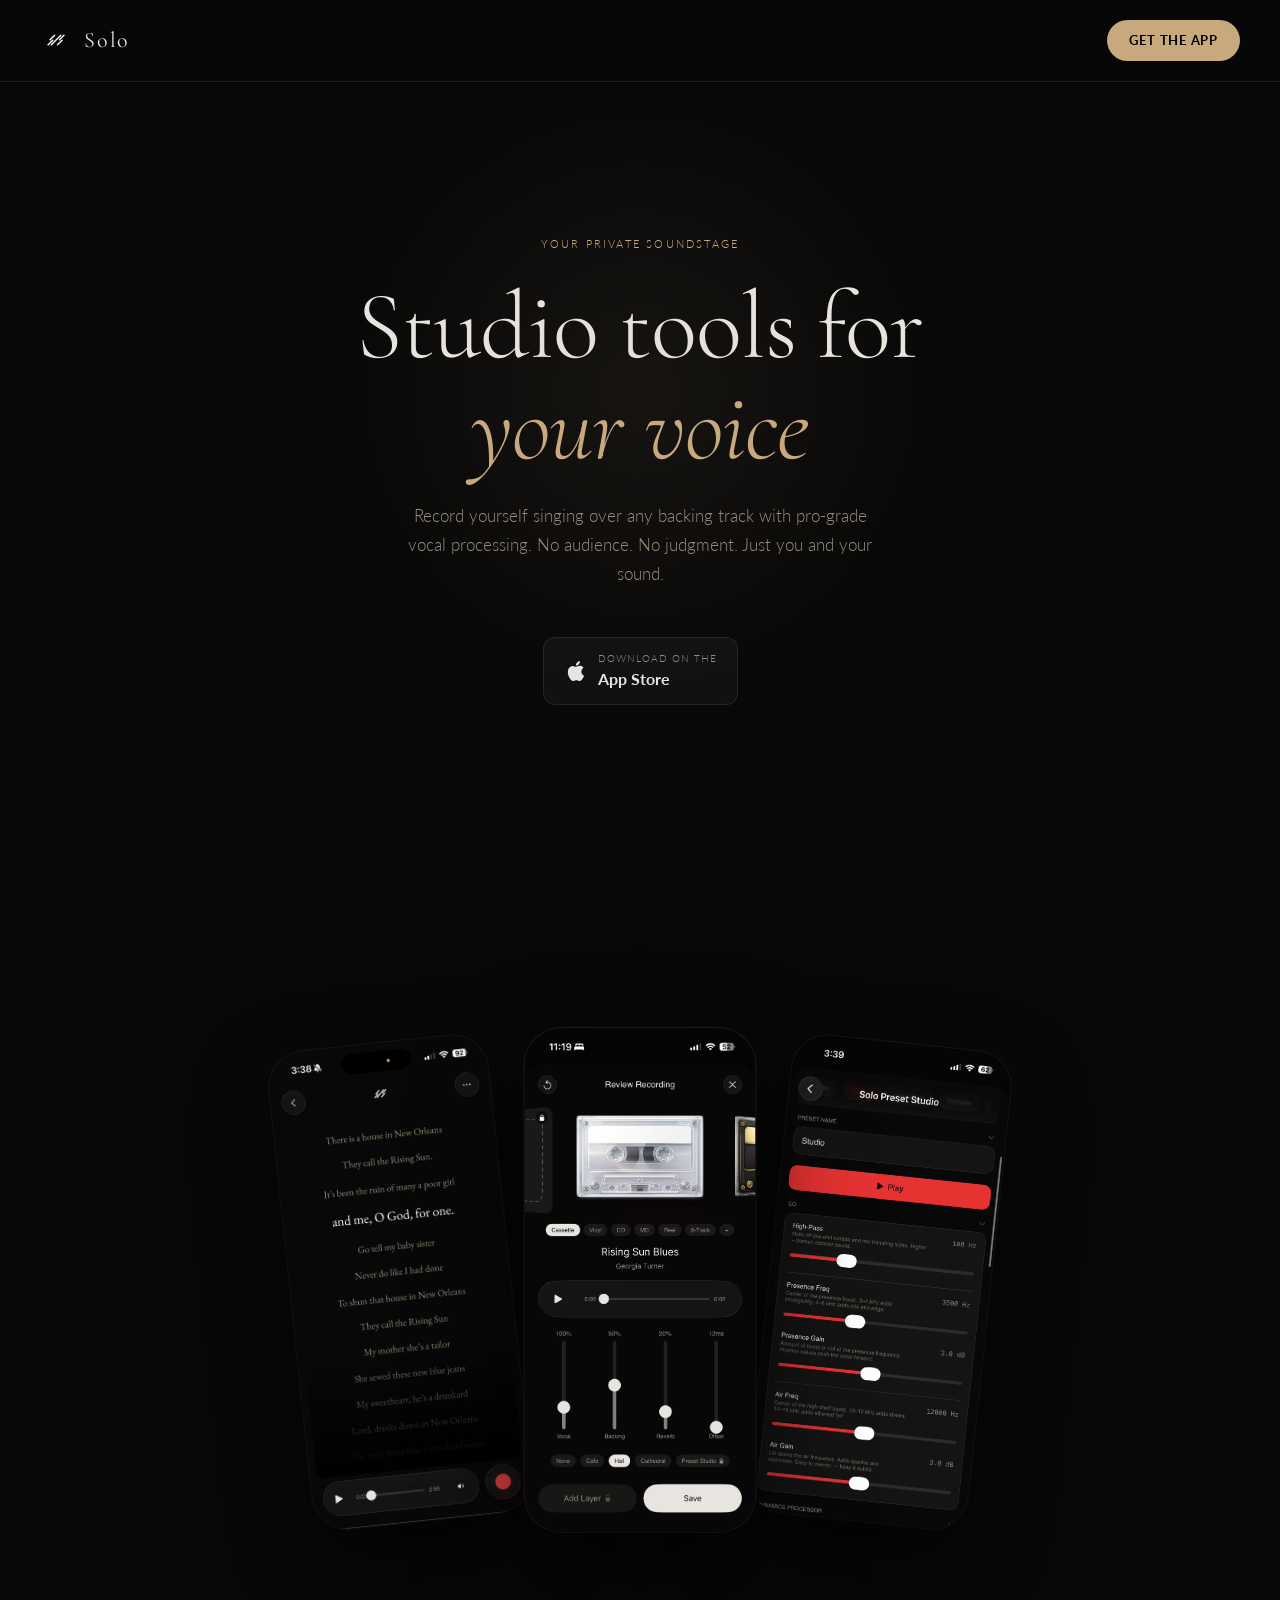
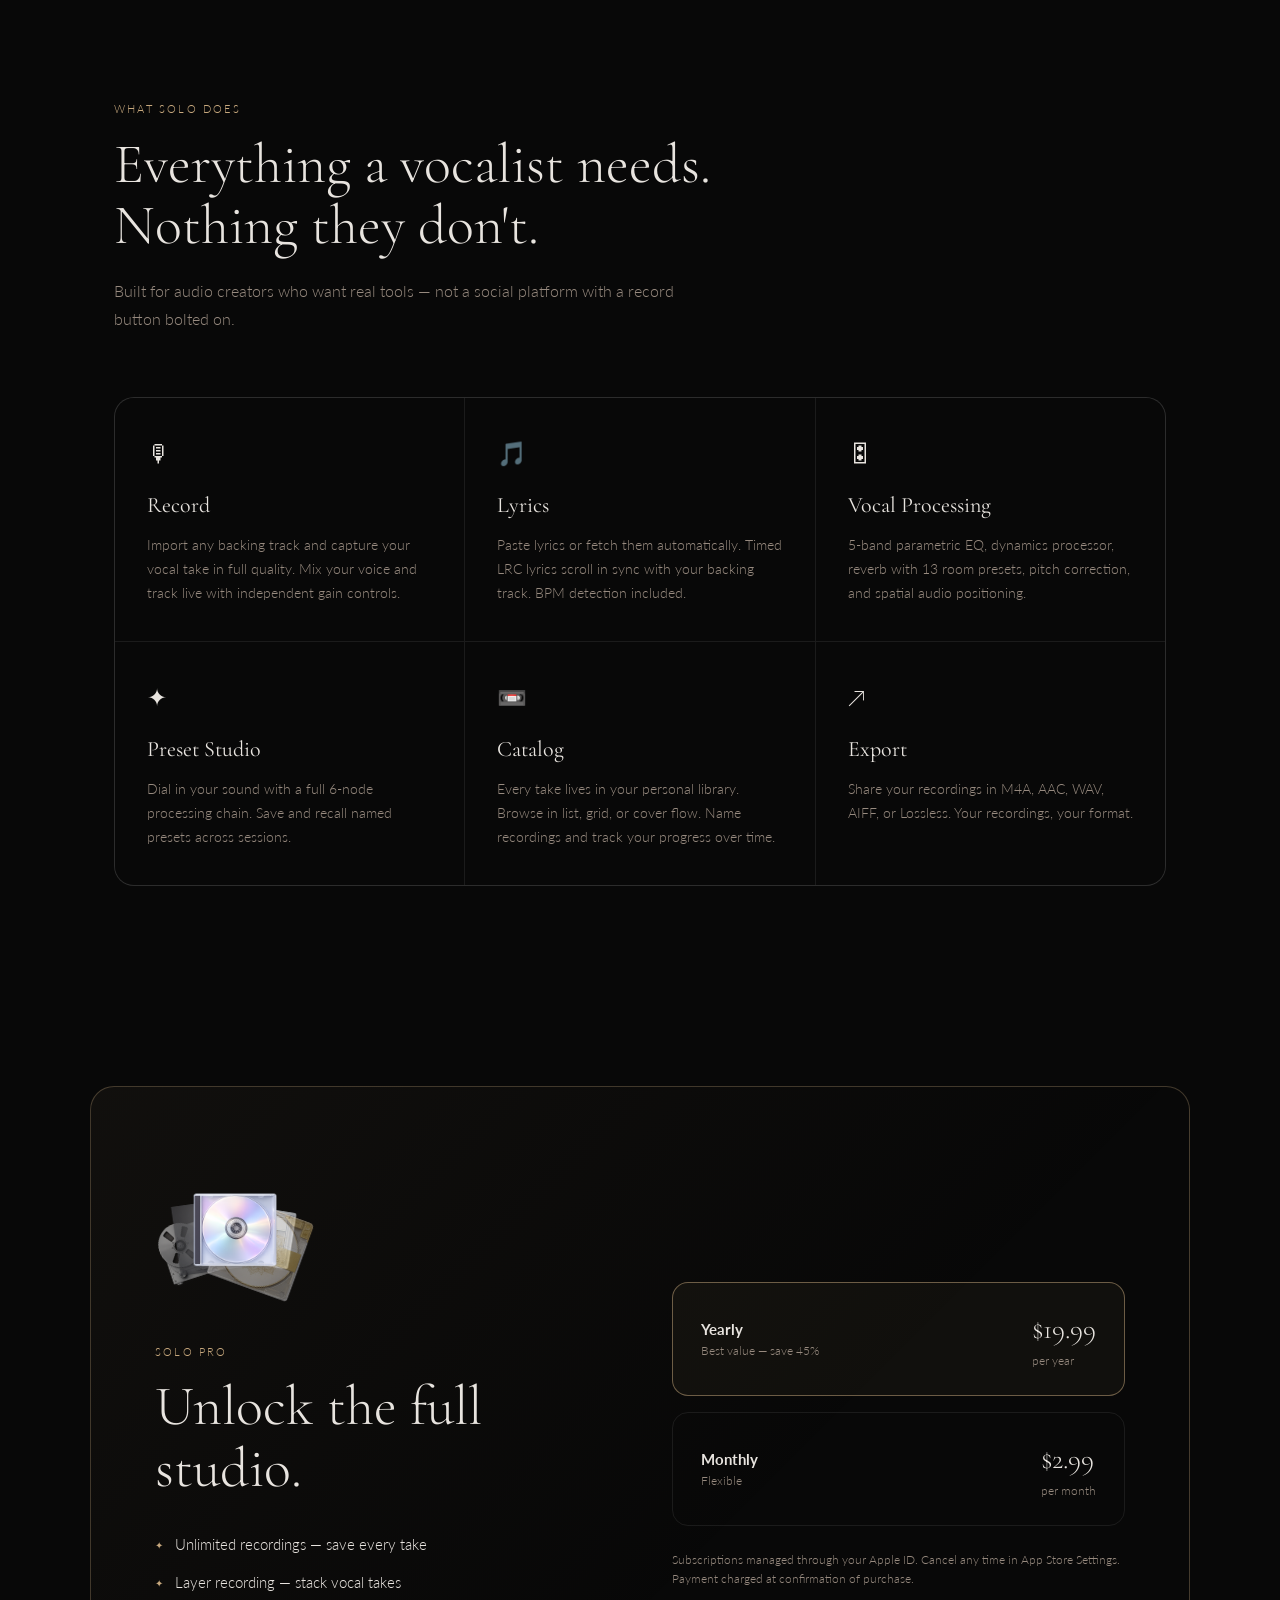
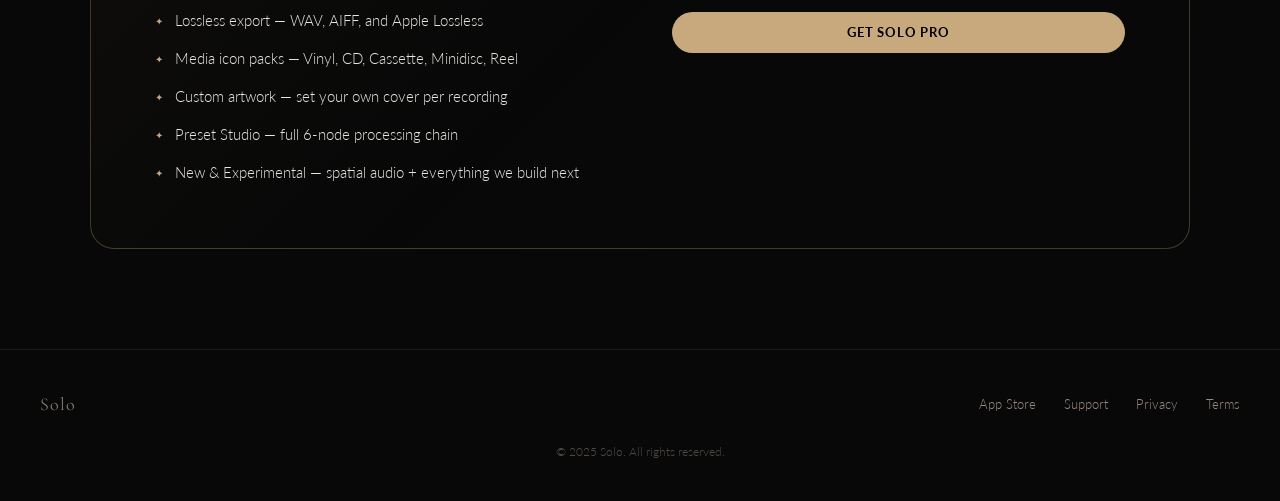
<file: index.html>
<!DOCTYPE html>
<html lang="en">
<head>
  <meta charset="UTF-8" />
  <meta name="viewport" content="width=device-width, initial-scale=1.0" />
  <title>Solo — Your Private Soundstage</title>
  <meta name="description" content="A private vocal studio for audio creators. Record yourself singing over any backing track with pro-grade EQ, reverb, spatial audio, and more." />
  <link rel="icon" href="s.svg" type="image/svg+xml" />
  <link rel="stylesheet" href="style.css" />
</head>
<body>

  <!-- NAV -->
  <nav>
    <div class="nav-brand">
      <img class="nav-logo" src="s-mark.svg" alt="Solo mark" />
      <span class="nav-wordmark">Solo</span>
    </div>
    <a href="#" class="btn btn-amber">Get the App</a>
  </nav>

  <!-- HERO -->
  <section class="hero">
    <p class="hero-eyebrow">Your private soundstage</p>
    <h1 class="hero-headline">Studio tools for<br><em>your voice</em></h1>
    <p class="hero-sub">Record yourself singing over any backing track with pro-grade vocal processing. No audience. No judgment. Just you and your sound.</p>
    <div class="hero-cta">
      <a href="#" class="appstore-badge">
        <svg width="24" height="24" viewBox="0 0 24 24" fill="none" xmlns="http://www.w3.org/2000/svg">
          <path d="M18.71 19.5C17.88 20.74 17 21.95 15.66 21.97C14.32 22 13.89 21.18 12.37 21.18C10.84 21.18 10.37 21.95 9.1 22C7.78 22.05 6.8 20.68 5.96 19.47C4.25 17 2.94 12.45 4.7 9.39C5.57 7.87 7.13 6.91 8.82 6.88C10.1 6.86 11.32 7.75 12.11 7.75C12.89 7.75 14.37 6.68 15.92 6.84C16.57 6.87 18.39 7.1 19.56 8.82C19.47 8.88 17.39 10.1 17.41 12.63C17.44 15.65 20.06 16.66 20.09 16.67C20.06 16.74 19.67 18.11 18.71 19.5ZM13 3.5C13.73 2.67 14.94 2.04 15.94 2C16.07 3.17 15.6 4.35 14.9 5.19C14.21 6.04 13.07 6.7 11.95 6.61C11.8 5.46 12.36 4.26 13 3.5Z" fill="#E8E4DF"/>
        </svg>
        <div class="appstore-badge-text">
          <div class="eyebrow">Download on the</div>
          <div class="store">App Store</div>
        </div>
      </a>
    </div>
  </section>

  <!-- SCREENSHOTS -->
  <div class="screenshots-section">
    <div class="screenshots-row">
      <div class="phone-wrap phone-left">
        <img src="record.jpg" alt="Record screen" class="phone-screen" />
      </div>
      <div class="phone-wrap phone-center">
        <img src="mix.jpg" alt="Mix screen" class="phone-screen" />
      </div>
      <div class="phone-wrap phone-right">
        <img src="presetstudio.jpeg" alt="Preset Studio screen" class="phone-screen" />
      </div>
    </div>
  </div>

  <!-- FEATURES -->
  <section>
    <p class="section-label">What Solo does</p>
    <h2 class="section-title">Everything a vocalist needs.<br>Nothing they don't.</h2>
    <p class="section-body">Built for audio creators who want real tools — not a social platform with a record button bolted on.</p>

    <div class="feature-grid">
      <div class="feature-card">
        <span class="feature-icon">🎙</span>
        <h3 class="feature-title">Record</h3>
        <p class="feature-desc">Import any backing track and capture your vocal take in full quality. Mix your voice and track live with independent gain controls.</p>
      </div>
      <div class="feature-card">
        <span class="feature-icon">🎵</span>
        <h3 class="feature-title">Lyrics</h3>
        <p class="feature-desc">Paste lyrics or fetch them automatically. Timed LRC lyrics scroll in sync with your backing track. BPM detection included.</p>
      </div>
      <div class="feature-card">
        <span class="feature-icon">🎛</span>
        <h3 class="feature-title">Vocal Processing</h3>
        <p class="feature-desc">5-band parametric EQ, dynamics processor, reverb with 13 room presets, pitch correction, and spatial audio positioning.</p>
      </div>
      <div class="feature-card">
        <span class="feature-icon">✦</span>
        <h3 class="feature-title">Preset Studio</h3>
        <p class="feature-desc">Dial in your sound with a full 6-node processing chain. Save and recall named presets across sessions.</p>
      </div>
      <div class="feature-card">
        <span class="feature-icon">📼</span>
        <h3 class="feature-title">Catalog</h3>
        <p class="feature-desc">Every take lives in your personal library. Browse in list, grid, or cover flow. Name recordings and track your progress over time.</p>
      </div>
      <div class="feature-card">
        <span class="feature-icon">↗</span>
        <h3 class="feature-title">Export</h3>
        <p class="feature-desc">Share your recordings in M4A, AAC, WAV, AIFF, or Lossless. Your recordings, your format.</p>
      </div>
    </div>
  </section>

  <!-- PRO -->
  <div class="pro-section">
    <div class="pro-inner">
      <div>
        <div class="icon-pile">
          <img src="reel.png"     alt="Reel to reel" class="pile-icon pile-1" />
          <img src="vinyl.png"    alt="Vinyl"         class="pile-icon pile-2" />
          <img src="cd.png"       alt="CD"            class="pile-icon pile-3" />
          <img src="cassette.png" alt="Cassette"      class="pile-icon pile-4" />
          <img src="minidisc.png" alt="Minidisc"      class="pile-icon pile-5" />
        </div>
        <p class="section-label" style="margin-top:32px;">Solo Pro</p>
        <h2 class="section-title">Unlock the full studio.</h2>
        <ul class="pro-features">
          <li>Unlimited recordings — save every take</li>
          <li>Layer recording — stack vocal takes</li>
          <li>Lossless export — WAV, AIFF, and Apple Lossless</li>
          <li>Media icon packs — Vinyl, CD, Cassette, Minidisc, Reel</li>
          <li>Custom artwork — set your own cover per recording</li>
          <li>Preset Studio — full 6-node processing chain</li>
          <li>New &amp; Experimental — spatial audio + everything we build next</li>
        </ul>
      </div>
      <div>
        <div class="pro-pricing">
          <div class="price-card featured">
            <div>
              <div class="price-label">Yearly</div>
              <div class="price-period">Best value — save 45%</div>
            </div>
            <div>
              <div class="price-value">$19.99</div>
              <div class="price-period">per year</div>
            </div>
          </div>
          <div class="price-card">
            <div>
              <div class="price-label">Monthly</div>
              <div class="price-period">Flexible</div>
            </div>
            <div>
              <div class="price-value">$2.99</div>
              <div class="price-period">per month</div>
            </div>
          </div>
          <p class="pro-note">Subscriptions managed through your Apple ID. Cancel any time in App Store Settings. Payment charged at confirmation of purchase.</p>
          <a href="#" class="btn btn-amber" style="width:100%;text-align:center;margin-top:8px;">Get Solo Pro</a>
        </div>
      </div>
    </div>
  </div>

  <!-- FOOTER -->
  <footer>
    <div class="footer-brand">Solo</div>
    <div class="footer-links">
      <a href="#">App Store</a>
      <a href="support.html">Support</a>
      <a href="privacy.html">Privacy</a>
      <a href="terms.html">Terms</a>
    </div>
    <div class="footer-copy">© 2025 Solo. All rights reserved.</div>
  </footer>

</body>
</html>
</file>
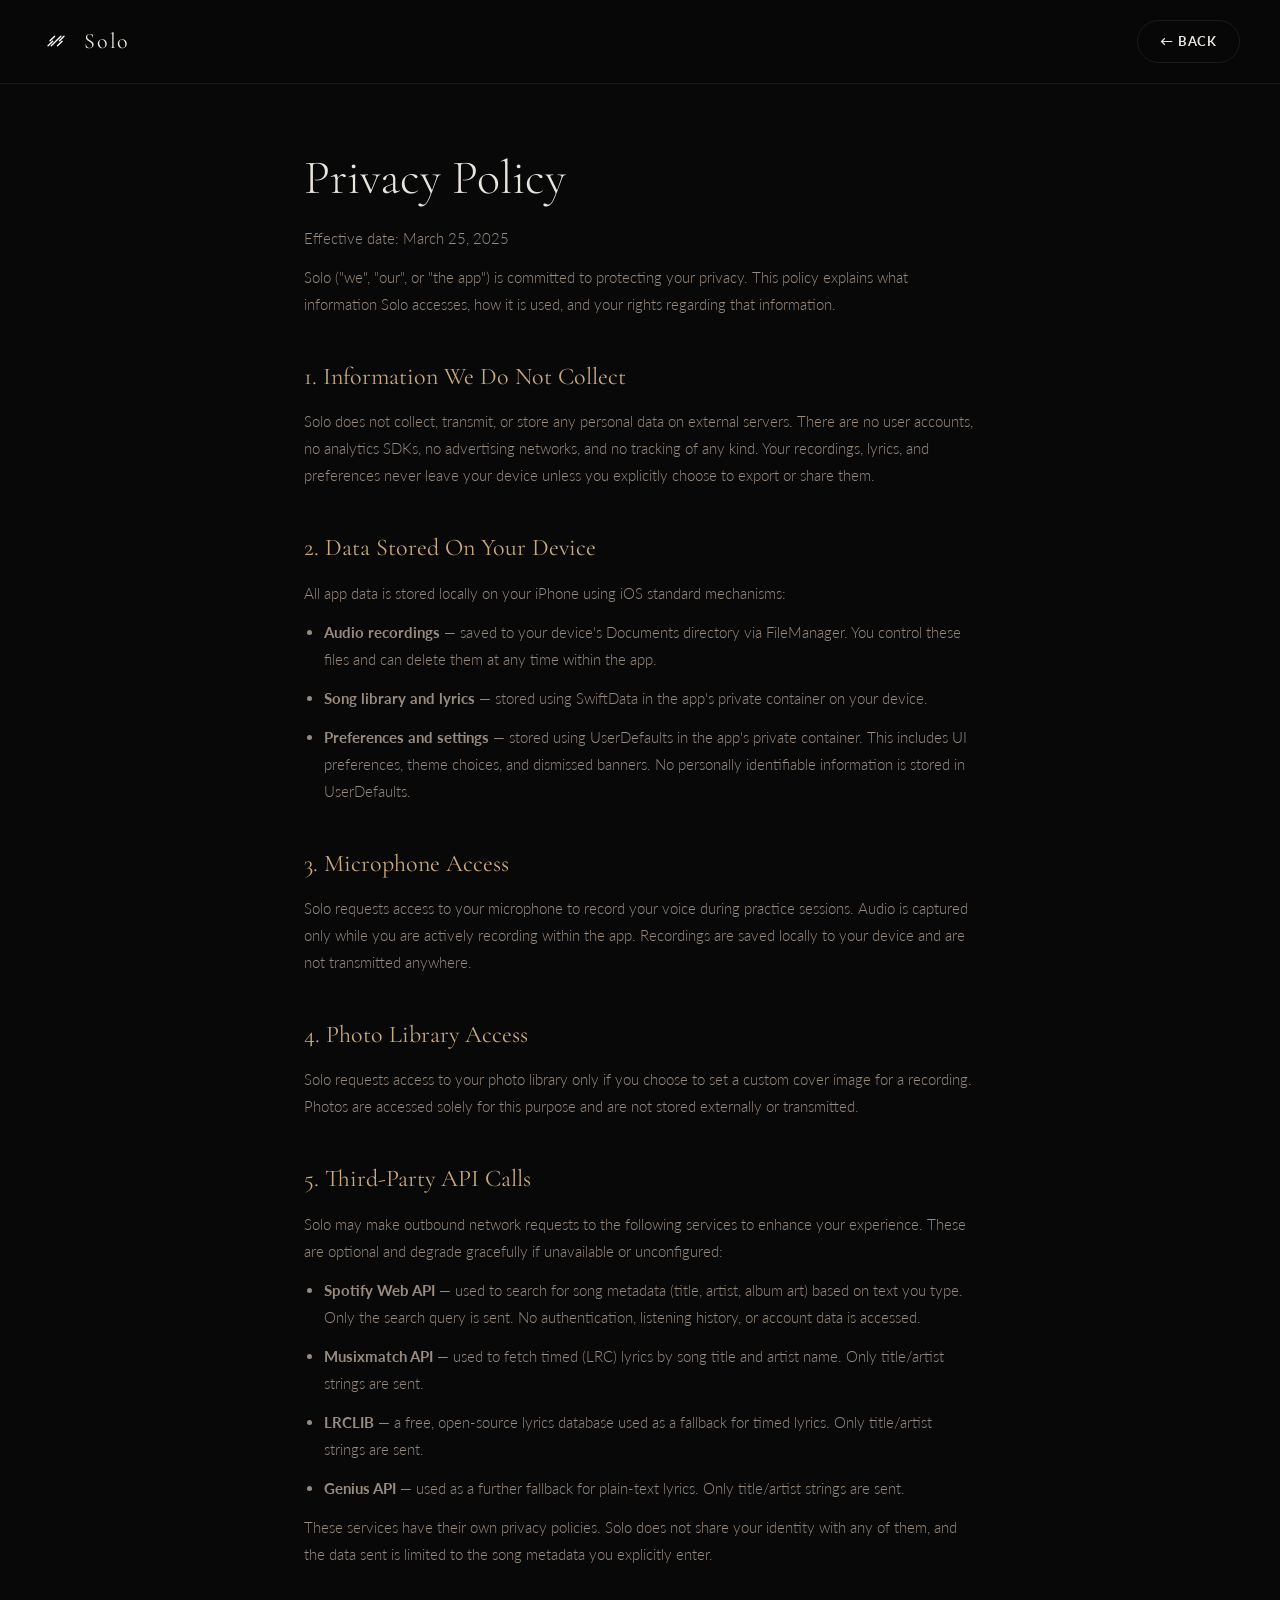
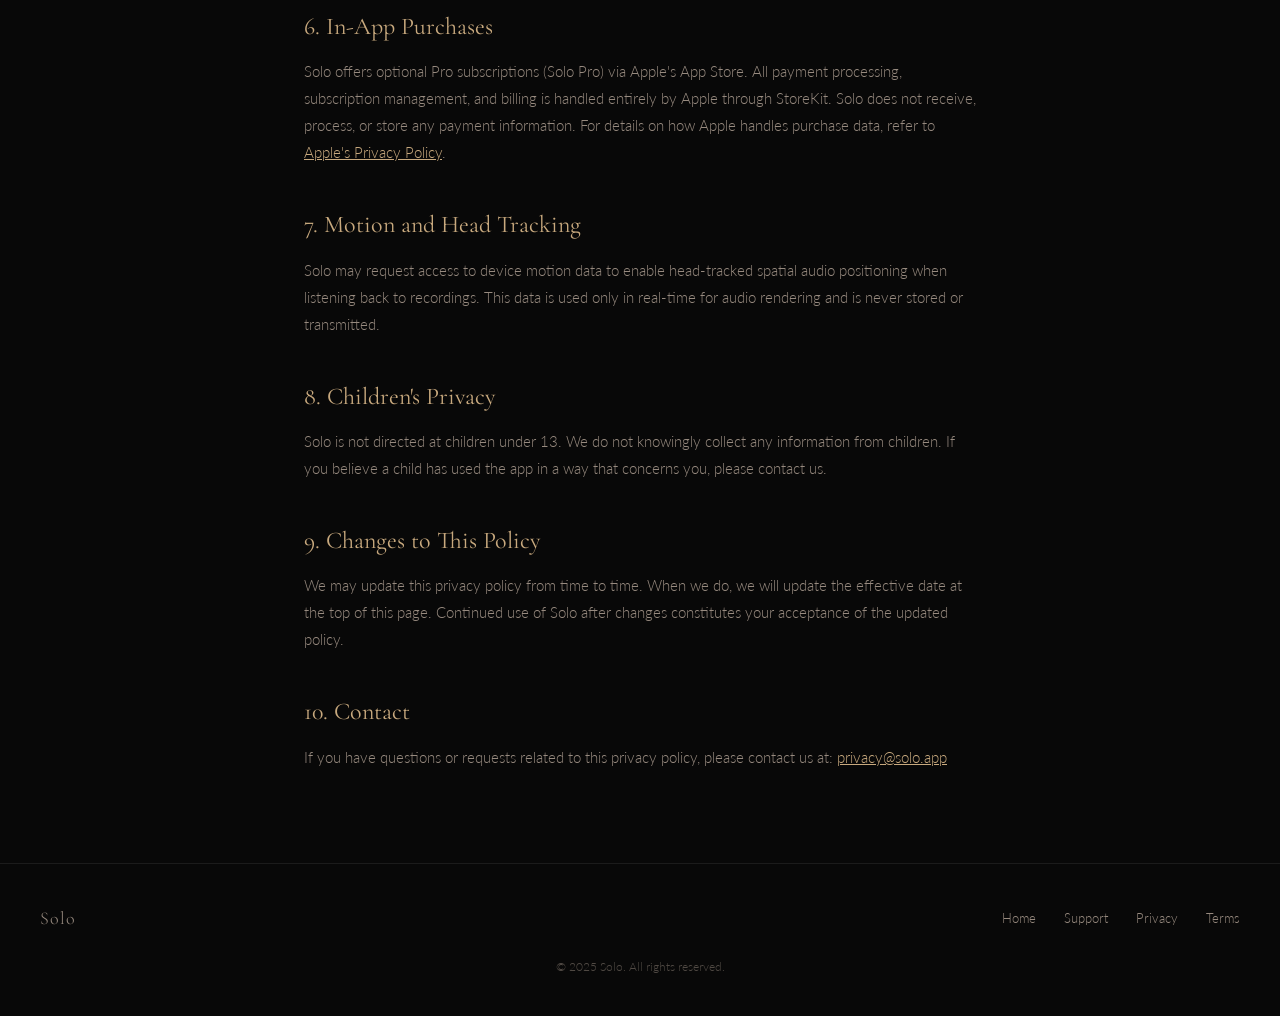
<file: privacy.html>
<!DOCTYPE html>
<html lang="en">
<head>
  <meta charset="UTF-8" />
  <meta name="viewport" content="width=device-width, initial-scale=1.0" />
  <title>Privacy Policy — Solo</title>
  <link rel="icon" href="s.svg" type="image/svg+xml" />
  <link rel="stylesheet" href="style.css" />
</head>
<body>

  <nav>
    <div class="nav-brand">
      <img class="nav-logo" src="s-mark.svg" alt="Solo mark" />
      <a href="index.html" class="nav-wordmark">Solo</a>
    </div>
    <a href="index.html" class="btn btn-outline">← Back</a>
  </nav>

  <div class="legal-wrap">
    <h1>Privacy Policy</h1>
    <p class="legal-date">Effective date: March 25, 2025</p>

    <p>Solo ("we", "our", or "the app") is committed to protecting your privacy. This policy explains what information Solo accesses, how it is used, and your rights regarding that information.</p>

    <h2>1. Information We Do Not Collect</h2>
    <p>Solo does not collect, transmit, or store any personal data on external servers. There are no user accounts, no analytics SDKs, no advertising networks, and no tracking of any kind. Your recordings, lyrics, and preferences never leave your device unless you explicitly choose to export or share them.</p>

    <h2>2. Data Stored On Your Device</h2>
    <p>All app data is stored locally on your iPhone using iOS standard mechanisms:</p>
    <ul>
      <li><strong>Audio recordings</strong> — saved to your device's Documents directory via FileManager. You control these files and can delete them at any time within the app.</li>
      <li><strong>Song library and lyrics</strong> — stored using SwiftData in the app's private container on your device.</li>
      <li><strong>Preferences and settings</strong> — stored using UserDefaults in the app's private container. This includes UI preferences, theme choices, and dismissed banners. No personally identifiable information is stored in UserDefaults.</li>
    </ul>

    <h2>3. Microphone Access</h2>
    <p>Solo requests access to your microphone to record your voice during practice sessions. Audio is captured only while you are actively recording within the app. Recordings are saved locally to your device and are not transmitted anywhere.</p>

    <h2>4. Photo Library Access</h2>
    <p>Solo requests access to your photo library only if you choose to set a custom cover image for a recording. Photos are accessed solely for this purpose and are not stored externally or transmitted.</p>

    <h2>5. Third-Party API Calls</h2>
    <p>Solo may make outbound network requests to the following services to enhance your experience. These are optional and degrade gracefully if unavailable or unconfigured:</p>
    <ul>
      <li><strong>Spotify Web API</strong> — used to search for song metadata (title, artist, album art) based on text you type. Only the search query is sent. No authentication, listening history, or account data is accessed.</li>
      <li><strong>Musixmatch API</strong> — used to fetch timed (LRC) lyrics by song title and artist name. Only title/artist strings are sent.</li>
      <li><strong>LRCLIB</strong> — a free, open-source lyrics database used as a fallback for timed lyrics. Only title/artist strings are sent.</li>
      <li><strong>Genius API</strong> — used as a further fallback for plain-text lyrics. Only title/artist strings are sent.</li>
    </ul>
    <p>These services have their own privacy policies. Solo does not share your identity with any of them, and the data sent is limited to the song metadata you explicitly enter.</p>

    <h2>6. In-App Purchases</h2>
    <p>Solo offers optional Pro subscriptions (Solo Pro) via Apple's App Store. All payment processing, subscription management, and billing is handled entirely by Apple through StoreKit. Solo does not receive, process, or store any payment information. For details on how Apple handles purchase data, refer to <a href="https://www.apple.com/legal/privacy/" target="_blank" rel="noopener">Apple's Privacy Policy</a>.</p>

    <h2>7. Motion and Head Tracking</h2>
    <p>Solo may request access to device motion data to enable head-tracked spatial audio positioning when listening back to recordings. This data is used only in real-time for audio rendering and is never stored or transmitted.</p>

    <h2>8. Children's Privacy</h2>
    <p>Solo is not directed at children under 13. We do not knowingly collect any information from children. If you believe a child has used the app in a way that concerns you, please contact us.</p>

    <h2>9. Changes to This Policy</h2>
    <p>We may update this privacy policy from time to time. When we do, we will update the effective date at the top of this page. Continued use of Solo after changes constitutes your acceptance of the updated policy.</p>

    <h2>10. Contact</h2>
    <p>If you have questions or requests related to this privacy policy, please contact us at: <a href="mailto:privacy@solo.app">privacy@solo.app</a></p>
  </div>

  <footer>
    <div class="footer-brand">Solo</div>
    <div class="footer-links">
      <a href="index.html">Home</a>
      <a href="support.html">Support</a>
      <a href="privacy.html">Privacy</a>
      <a href="terms.html">Terms</a>
    </div>
    <div class="footer-copy">© 2025 Solo. All rights reserved.</div>
  </footer>

</body>
</html>
</file>
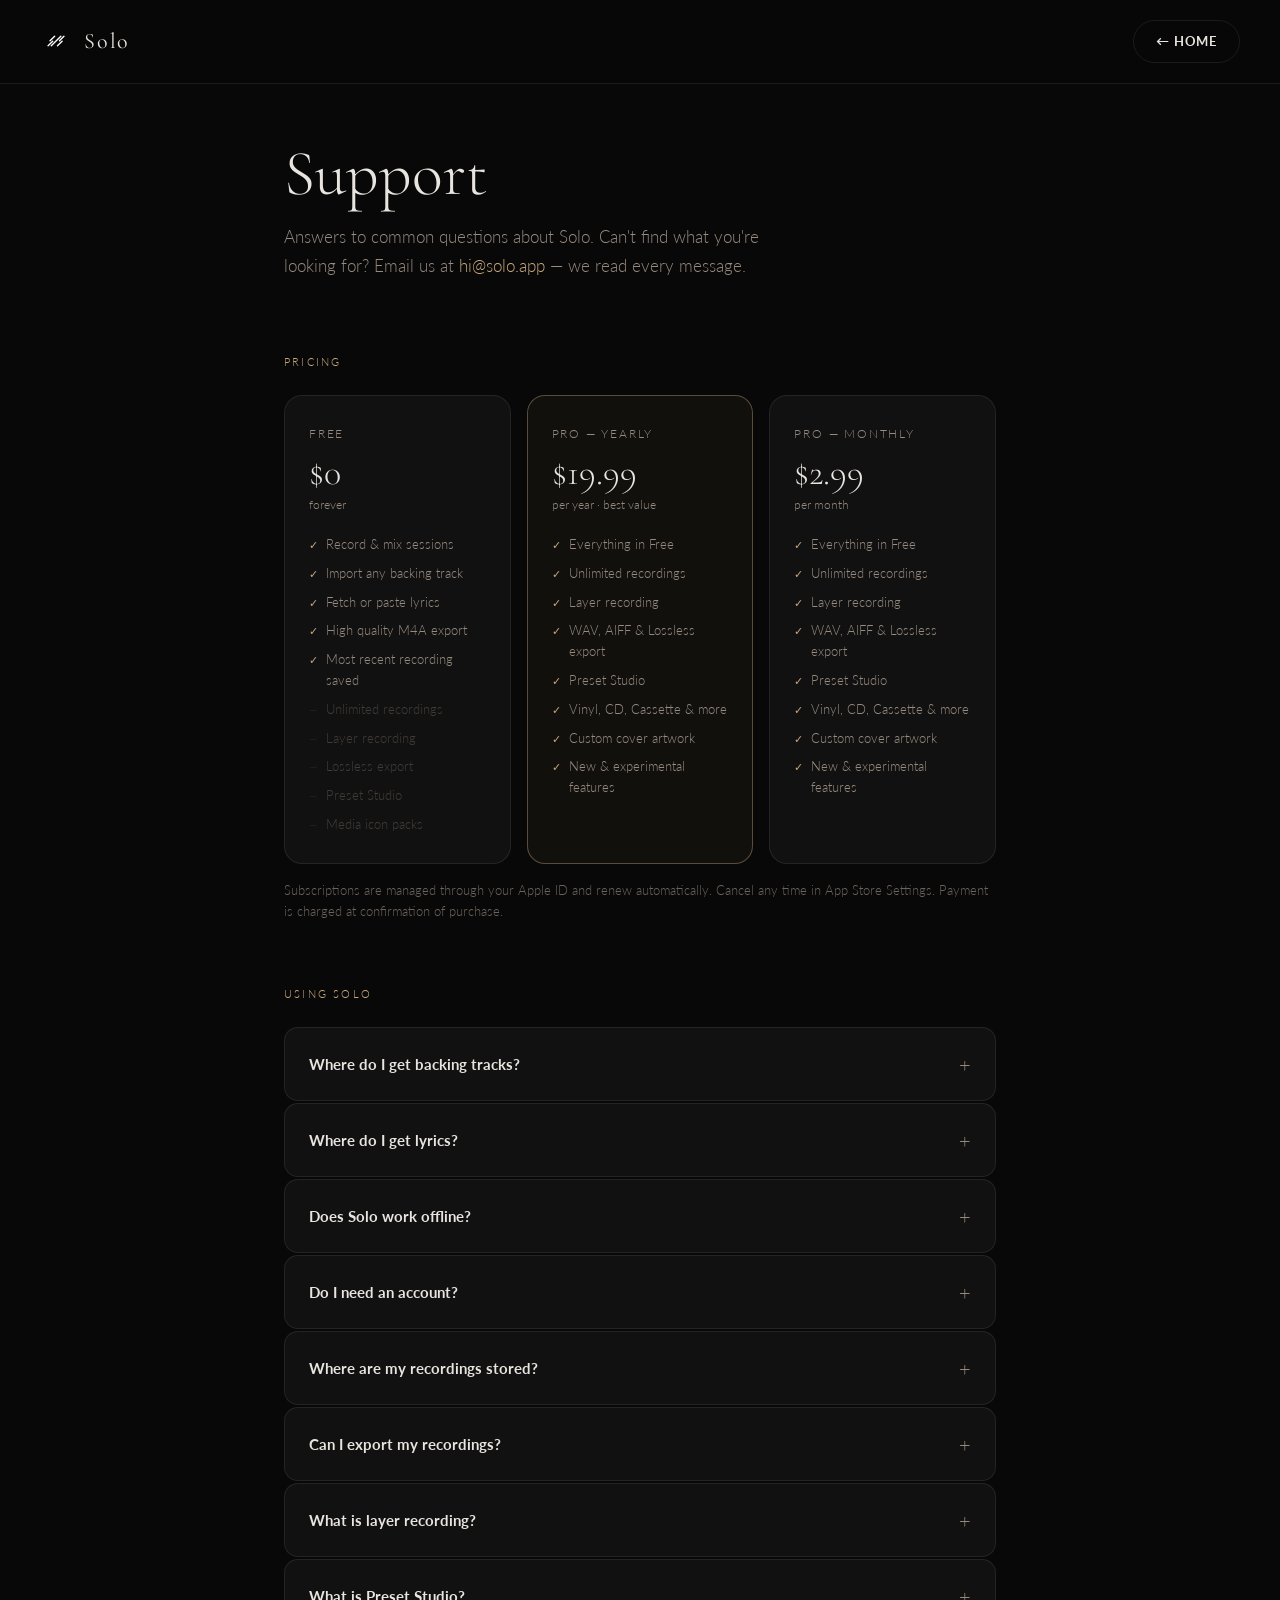
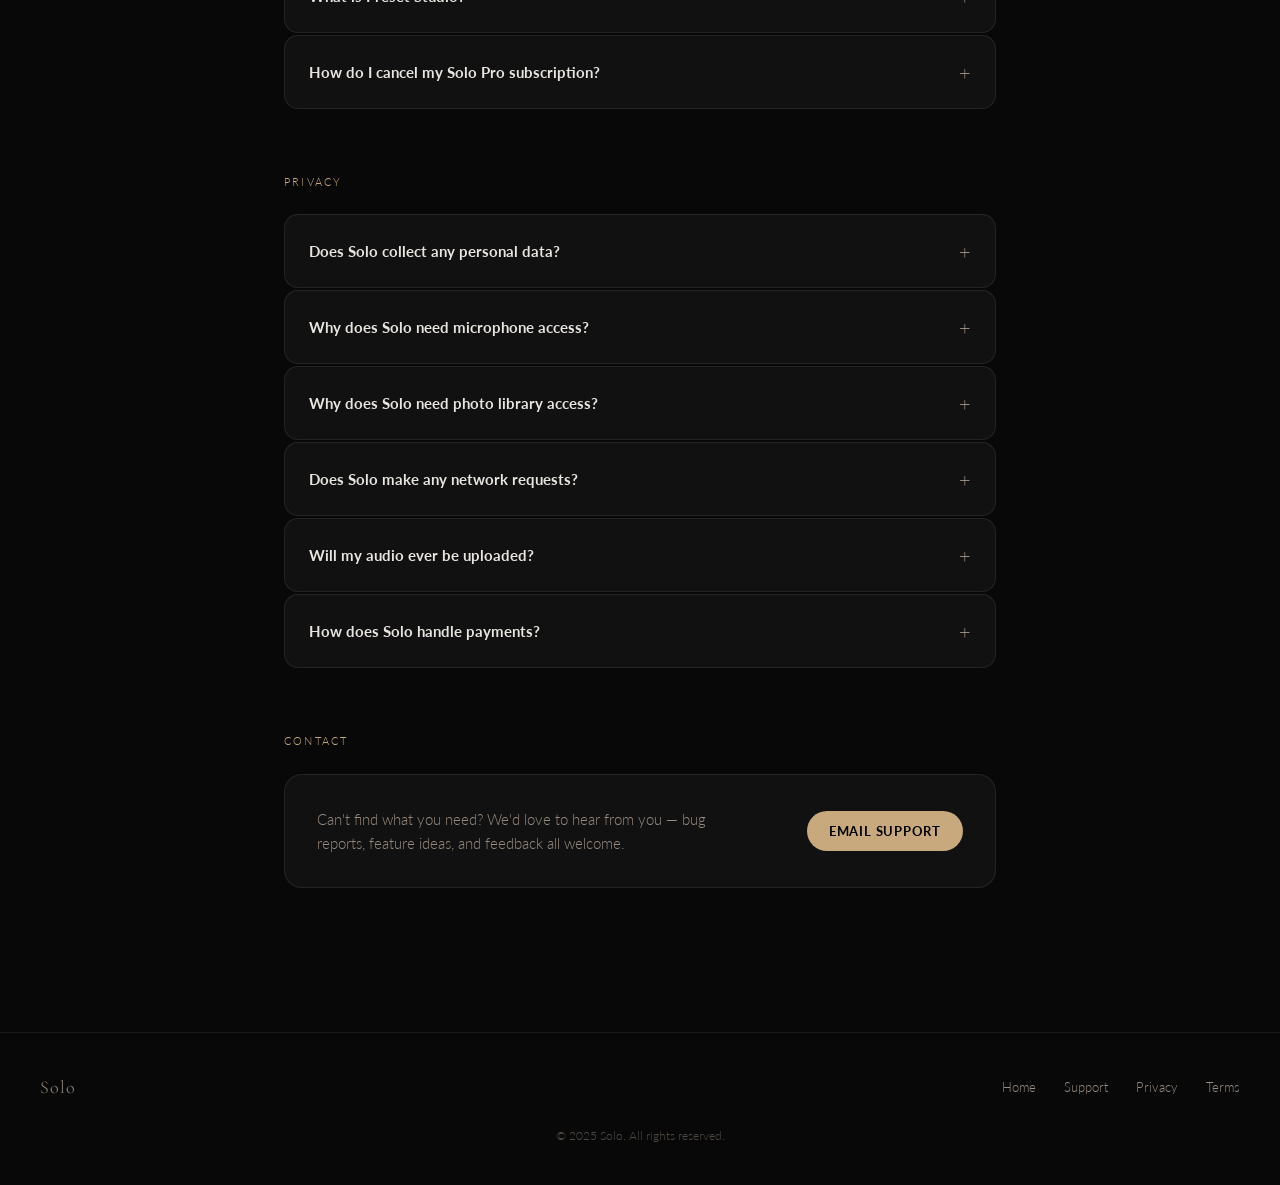
<file: support.html>
<!DOCTYPE html>
<html lang="en">
<head>
  <meta charset="UTF-8" />
  <meta name="viewport" content="width=device-width, initial-scale=1.0" />
  <title>Support — Solo</title>
  <meta name="description" content="Get help with Solo — your private vocal studio. Frequently asked questions, pricing, and privacy information." />
  <link rel="icon" href="s.svg" type="image/svg+xml" />
  <link rel="stylesheet" href="style.css" />
  <style>
    .support-wrap {
      max-width: 760px;
      margin: 0 auto;
      padding: 140px 24px 80px;
    }

    .support-hero {
      margin-bottom: 72px;
    }

    .support-hero h1 {
      font-family: 'Cormorant Garamond', serif;
      font-size: clamp(42px, 6vw, 64px);
      font-weight: 300;
      line-height: 1.05;
      margin-bottom: 16px;
    }

    .support-hero p {
      font-size: 17px;
      color: var(--secondary);
      line-height: 1.7;
      max-width: 520px;
    }

    .support-hero a {
      color: var(--amber);
    }

    /* Section headings */
    .support-section {
      margin-bottom: 64px;
    }

    .support-section-title {
      font-size: 11px;
      letter-spacing: 0.2em;
      text-transform: uppercase;
      color: var(--amber);
      margin-bottom: 24px;
    }

    /* FAQ items */
    .faq-list {
      display: flex;
      flex-direction: column;
      gap: 2px;
    }

    details {
      border: 1px solid var(--border);
      border-radius: 14px;
      overflow: hidden;
      background: var(--glass);
      transition: background 0.2s;
    }

    details[open] {
      background: rgba(255,255,255,0.05);
    }

    details summary {
      padding: 20px 24px;
      font-size: 15px;
      font-weight: 700;
      color: var(--fg);
      cursor: pointer;
      list-style: none;
      display: flex;
      justify-content: space-between;
      align-items: center;
      gap: 16px;
      user-select: none;
    }

    details summary::-webkit-details-marker { display: none; }

    details summary::after {
      content: '+';
      font-size: 20px;
      font-weight: 300;
      color: var(--secondary);
      flex-shrink: 0;
      transition: transform 0.2s;
    }

    details[open] summary::after {
      transform: rotate(45deg);
    }

    .faq-answer {
      padding: 0 24px 20px;
      font-size: 15px;
      color: var(--secondary);
      line-height: 1.75;
      border-top: 1px solid var(--border);
    }

    /* Pricing cards */
    .pricing-grid {
      display: grid;
      grid-template-columns: 1fr 1fr 1fr;
      gap: 16px;
      margin-top: 4px;
    }

    .plan-card {
      border: 1px solid var(--border);
      border-radius: 18px;
      padding: 28px 24px;
      background: var(--glass);
    }

    .plan-card.featured {
      border-color: rgba(200,169,126,0.4);
      background: rgba(200,169,126,0.05);
    }

    .plan-name {
      font-size: 12px;
      letter-spacing: 0.15em;
      text-transform: uppercase;
      color: var(--secondary);
      margin-bottom: 12px;
    }

    .plan-price {
      font-family: 'Cormorant Garamond', serif;
      font-size: 36px;
      font-weight: 300;
      color: var(--fg);
      line-height: 1;
      margin-bottom: 4px;
    }

    .plan-period {
      font-size: 12px;
      color: var(--secondary);
      margin-bottom: 20px;
    }

    .plan-features {
      list-style: none;
      display: flex;
      flex-direction: column;
      gap: 8px;
    }

    .plan-features li {
      font-size: 13px;
      color: var(--secondary);
      display: flex;
      gap: 8px;
      align-items: flex-start;
    }

    .plan-features li::before {
      content: '✓';
      color: var(--amber);
      flex-shrink: 0;
      font-size: 11px;
      margin-top: 2px;
    }

    .plan-features li.locked::before {
      content: '—';
      color: rgba(255,255,255,0.15);
    }

    .plan-features li.locked {
      opacity: 0.35;
    }

    .pricing-note {
      font-size: 13px;
      color: var(--secondary);
      margin-top: 16px;
      line-height: 1.6;
      opacity: 0.7;
    }

    /* Contact */
    .contact-card {
      border: 1px solid var(--border);
      border-radius: 18px;
      padding: 32px;
      background: var(--glass);
      display: flex;
      justify-content: space-between;
      align-items: center;
      gap: 24px;
      flex-wrap: wrap;
    }

    .contact-card p {
      font-size: 15px;
      color: var(--secondary);
      line-height: 1.6;
      max-width: 400px;
    }

    @media (max-width: 680px) {
      .pricing-grid { grid-template-columns: 1fr; }
      .contact-card { flex-direction: column; align-items: flex-start; }
    }
  </style>
</head>
<body>

  <nav>
    <div class="nav-brand">
      <img class="nav-logo" src="s-mark.svg" alt="Solo mark" />
      <a href="index.html" class="nav-wordmark">Solo</a>
    </div>
    <a href="index.html" class="btn btn-outline">← Home</a>
  </nav>

  <div class="support-wrap">

    <div class="support-hero">
      <h1>Support</h1>
      <p>Answers to common questions about Solo. Can't find what you're looking for? Email us at <a href="mailto:hi@solo.app">hi@solo.app</a> — we read every message.</p>
    </div>

    <!-- PRICING -->
    <div class="support-section">
      <p class="support-section-title">Pricing</p>
      <div class="pricing-grid">

        <div class="plan-card">
          <p class="plan-name">Free</p>
          <p class="plan-price">$0</p>
          <p class="plan-period">forever</p>
          <ul class="plan-features">
            <li>Record &amp; mix sessions</li>
            <li>Import any backing track</li>
            <li>Fetch or paste lyrics</li>
            <li>High quality M4A export</li>
            <li>Most recent recording saved</li>
            <li class="locked">Unlimited recordings</li>
            <li class="locked">Layer recording</li>
            <li class="locked">Lossless export</li>
            <li class="locked">Preset Studio</li>
            <li class="locked">Media icon packs</li>
          </ul>
        </div>

        <div class="plan-card featured">
          <p class="plan-name">Pro — Yearly</p>
          <p class="plan-price">$19.99</p>
          <p class="plan-period">per year · best value</p>
          <ul class="plan-features">
            <li>Everything in Free</li>
            <li>Unlimited recordings</li>
            <li>Layer recording</li>
            <li>WAV, AIFF &amp; Lossless export</li>
            <li>Preset Studio</li>
            <li>Vinyl, CD, Cassette &amp; more</li>
            <li>Custom cover artwork</li>
            <li>New &amp; experimental features</li>
          </ul>
        </div>

        <div class="plan-card">
          <p class="plan-name">Pro — Monthly</p>
          <p class="plan-price">$2.99</p>
          <p class="plan-period">per month</p>
          <ul class="plan-features">
            <li>Everything in Free</li>
            <li>Unlimited recordings</li>
            <li>Layer recording</li>
            <li>WAV, AIFF &amp; Lossless export</li>
            <li>Preset Studio</li>
            <li>Vinyl, CD, Cassette &amp; more</li>
            <li>Custom cover artwork</li>
            <li>New &amp; experimental features</li>
          </ul>
        </div>

      </div>
      <p class="pricing-note">Subscriptions are managed through your Apple ID and renew automatically. Cancel any time in App Store Settings. Payment is charged at confirmation of purchase.</p>
    </div>

    <!-- USING SOLO -->
    <div class="support-section">
      <p class="support-section-title">Using Solo</p>
      <div class="faq-list">

        <details>
          <summary>Where do I get backing tracks?</summary>
          <div class="faq-answer">Any audio file works — MP3, M4A, WAV, AIFF, and more. Download karaoke or instrumental tracks from music stores, YouTube, or anywhere online. Once you have the file, import it from the Files app when setting up a session.</div>
        </details>

        <details>
          <summary>Where do I get lyrics?</summary>
          <div class="faq-answer">Solo can fetch time-synced lyrics automatically — enter the song title and artist in Setup and tap Fetch. You can also paste any plain-text lyrics directly into the lyrics field. When LRC timed lyrics are found, timestamps will appear in the field so you know sync is active.</div>
        </details>

        <details>
          <summary>Does Solo work offline?</summary>
          <div class="faq-answer">Yes. Import, record, review, and export all work without an internet connection. Spotify search and automatic lyrics fetching are optional enhancements — the app works fully without them.</div>
        </details>

        <details>
          <summary>Do I need an account?</summary>
          <div class="faq-answer">No. Solo has no login, no social feed, and no cloud account. Everything stays on your device. You don't need to create an account to use any part of the app.</div>
        </details>

        <details>
          <summary>Where are my recordings stored?</summary>
          <div class="faq-answer">Recordings are saved locally on your iPhone in the app's private Documents folder. Export any take from the Catalog to save it elsewhere or share it. Free users have access to their most recent recording; Pro users have unlimited history.</div>
        </details>

        <details>
          <summary>Can I export my recordings?</summary>
          <div class="faq-answer">Yes — tap any recording in the Catalog and use the export icon to share or save the file. Free users can export as M4A (AAC). Pro users can also export as WAV, AIFF, or Apple Lossless (ALAC). Bulk export is on the roadmap.</div>
        </details>

        <details>
          <summary>What is layer recording?</summary>
          <div class="faq-answer">Layer recording (Pro) lets you record a second vocal take on top of your first without leaving the session. The original recording plays back while you sing over it, and both tracks are mixed together in the final file.</div>
        </details>

        <details>
          <summary>What is Preset Studio?</summary>
          <div class="faq-answer">Preset Studio (Pro) is a full 6-node vocal processing chain — parametric EQ, dynamics processor, reverb, distortion, pitch correction, and spatial audio. You can dial in your sound and save it as a named preset to reuse across sessions.</div>
        </details>

        <details>
          <summary>How do I cancel my Solo Pro subscription?</summary>
          <div class="faq-answer">Open the Settings app on your iPhone → tap your name → Subscriptions → Solo → Cancel Subscription. Your Pro access continues until the end of the current billing period.</div>
        </details>

      </div>
    </div>

    <!-- PRIVACY -->
    <div class="support-section">
      <p class="support-section-title">Privacy</p>
      <div class="faq-list">

        <details>
          <summary>Does Solo collect any personal data?</summary>
          <div class="faq-answer">No. Solo does not collect, transmit, or store any personal data on external servers. There are no user accounts, no analytics SDKs, and no advertising networks. Everything you create stays on your device unless you explicitly export or share it.</div>
        </details>

        <details>
          <summary>Why does Solo need microphone access?</summary>
          <div class="faq-answer">Solo needs microphone access to record your voice during practice sessions. Audio is captured only while you are actively recording within the app. Recordings are saved locally to your device and are never transmitted anywhere.</div>
        </details>

        <details>
          <summary>Why does Solo need photo library access?</summary>
          <div class="faq-answer">Solo asks for photo library access only if you choose to set a custom cover image for a recording. Photos are accessed solely for this purpose and are not stored externally or transmitted.</div>
        </details>

        <details>
          <summary>Does Solo make any network requests?</summary>
          <div class="faq-answer">Solo may optionally connect to Spotify (song metadata search), Musixmatch, LRCLIB, and Genius (lyrics lookup) if those features are configured. These calls send only the song title and artist you type — no personal information. All network features are optional and the app works fully without them.</div>
        </details>

        <details>
          <summary>Will my audio ever be uploaded?</summary>
          <div class="faq-answer">No. Vocal processing is designed to run entirely on-device. Solo does not upload your recordings to any server. If we ever add network-based features, they will be clearly labeled and strictly opt-in.</div>
        </details>

        <details>
          <summary>How does Solo handle payments?</summary>
          <div class="faq-answer">All payments are handled entirely by Apple through the App Store. Solo never receives, processes, or stores any payment or billing information. For details on how Apple handles purchase data, refer to Apple's Privacy Policy.</div>
        </details>

      </div>
    </div>

    <!-- CONTACT -->
    <div class="support-section">
      <p class="support-section-title">Contact</p>
      <div class="contact-card">
        <p>Can't find what you need? We'd love to hear from you — bug reports, feature ideas, and feedback all welcome.</p>
        <a href="mailto:hi@solo.app" class="btn btn-amber">Email Support</a>
      </div>
    </div>

  </div>

  <footer>
    <div class="footer-brand">Solo</div>
    <div class="footer-links">
      <a href="index.html">Home</a>
      <a href="support.html">Support</a>
      <a href="privacy.html">Privacy</a>
      <a href="terms.html">Terms</a>
    </div>
    <div class="footer-copy">© 2025 Solo. All rights reserved.</div>
  </footer>

</body>
</html>
</file>
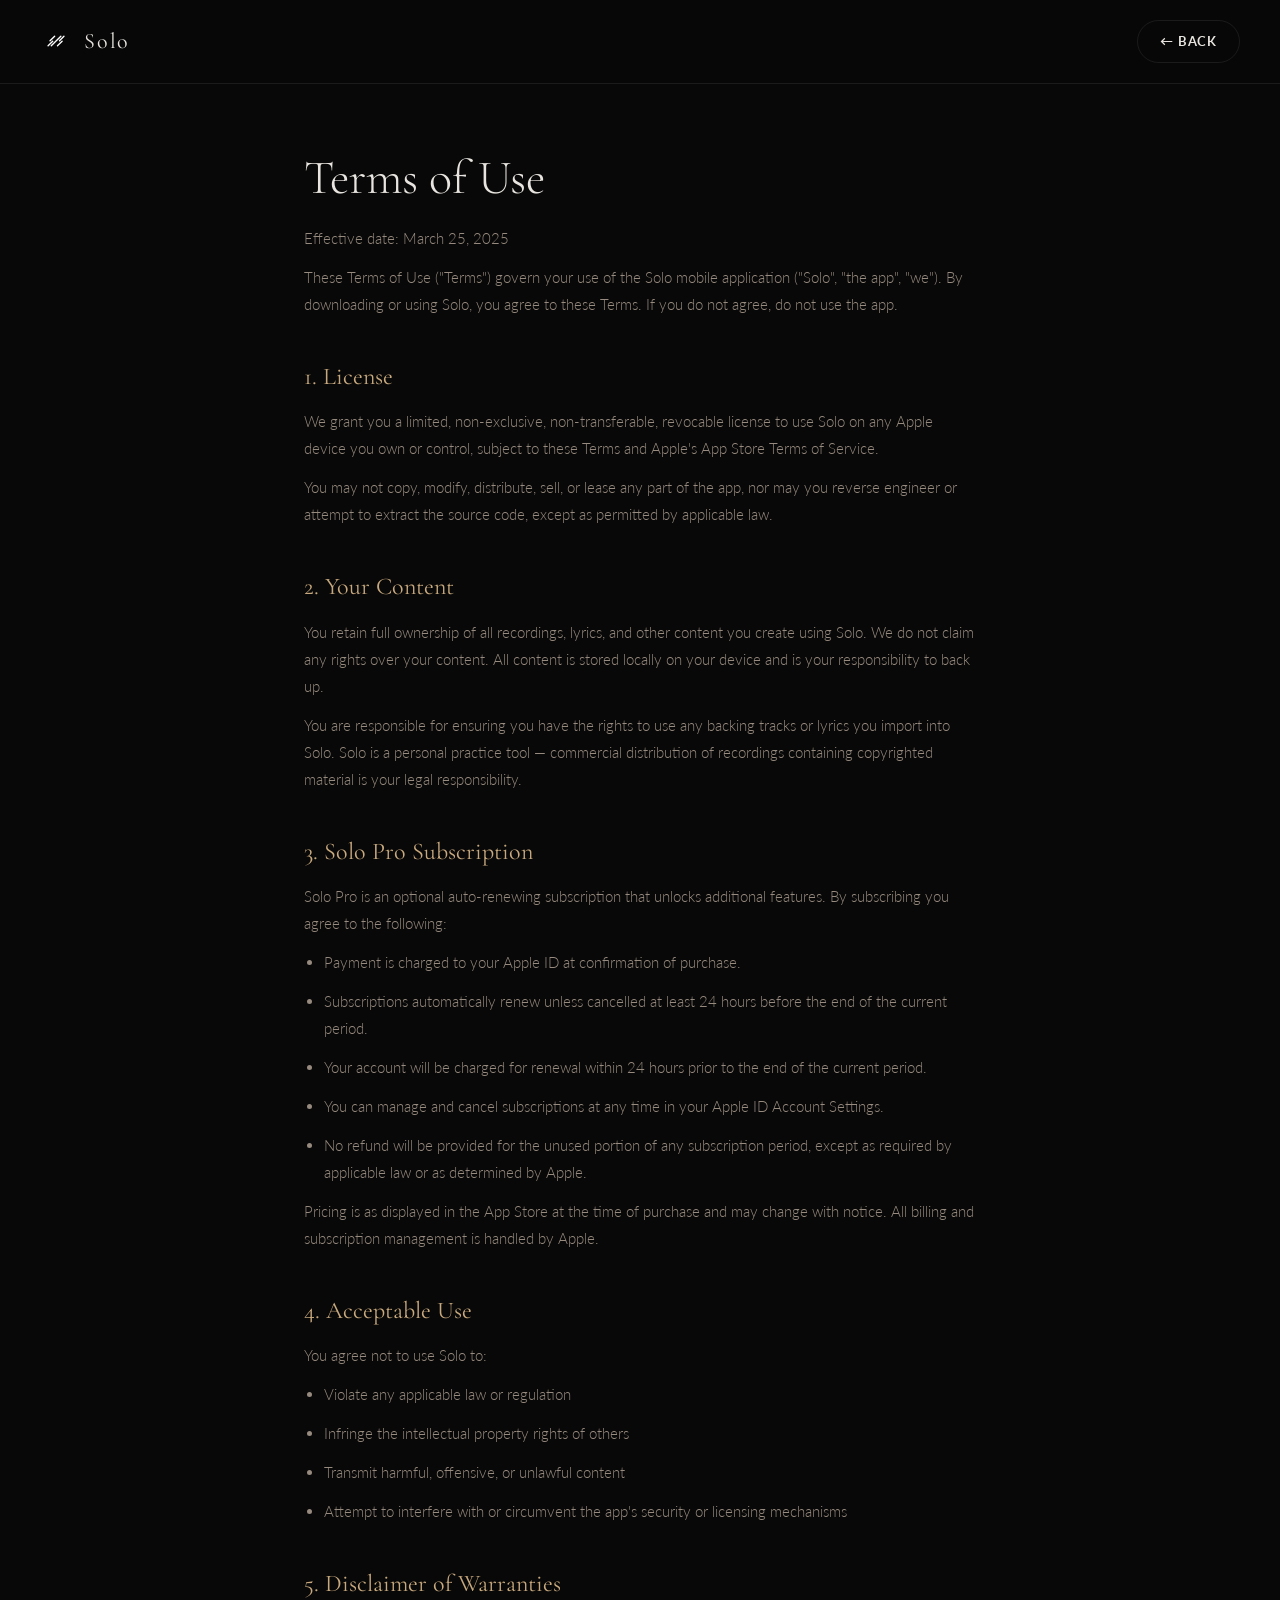
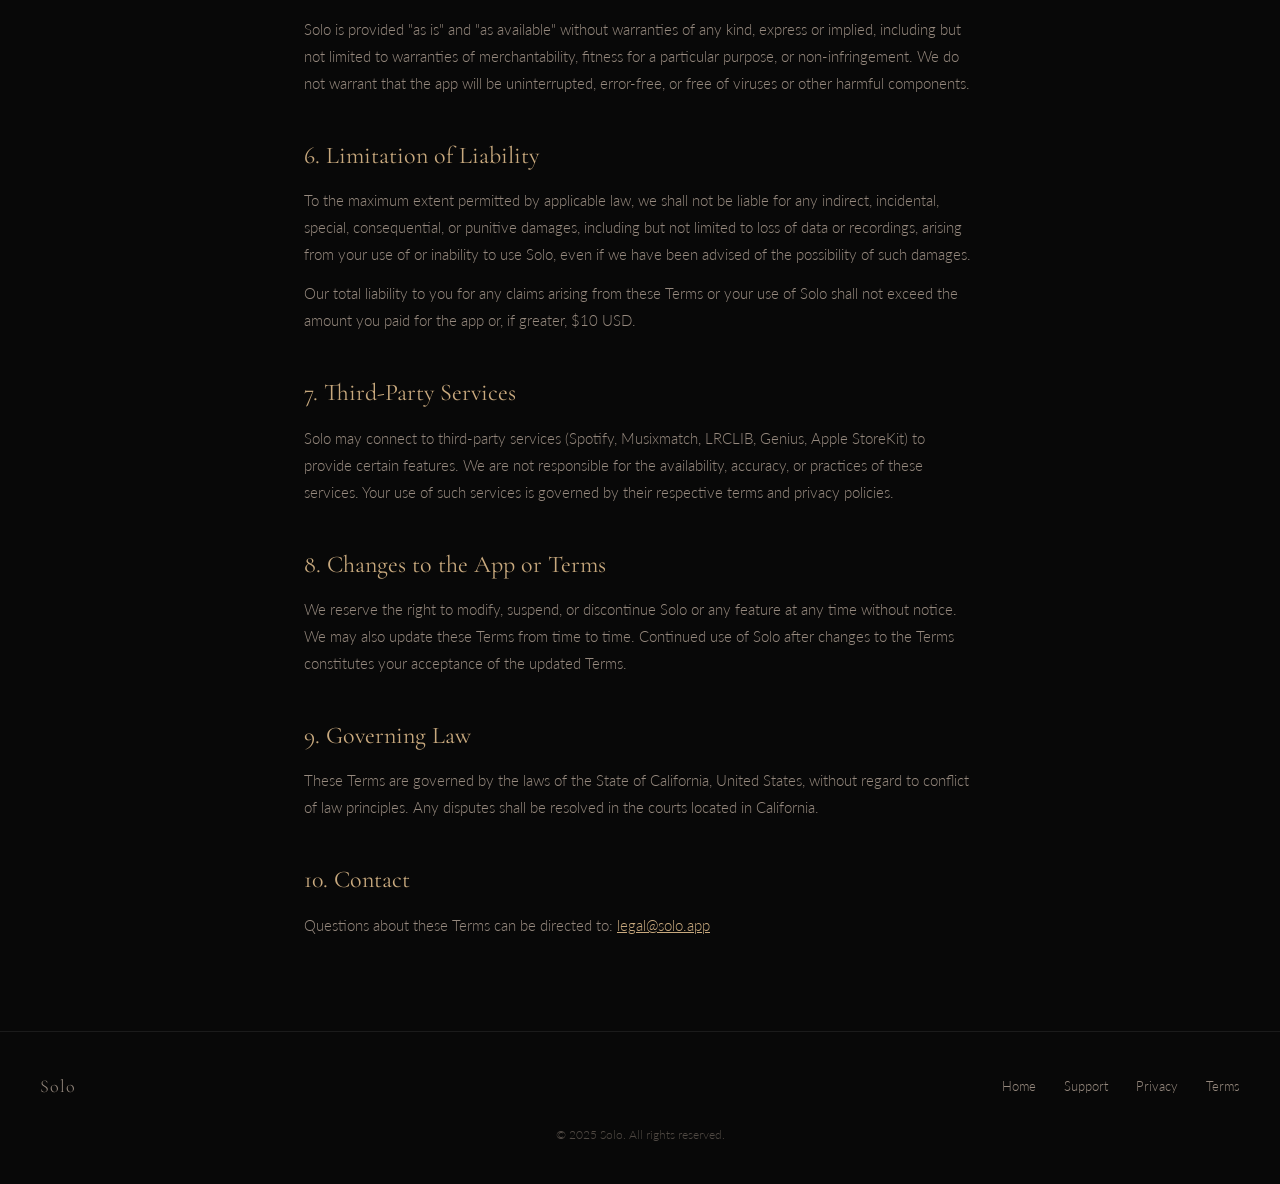
<file: terms.html>
<!DOCTYPE html>
<html lang="en">
<head>
  <meta charset="UTF-8" />
  <meta name="viewport" content="width=device-width, initial-scale=1.0" />
  <title>Terms of Use — Solo</title>
  <link rel="icon" href="s.svg" type="image/svg+xml" />
  <link rel="stylesheet" href="style.css" />
</head>
<body>

  <nav>
    <div class="nav-brand">
      <img class="nav-logo" src="s-mark.svg" alt="Solo mark" />
      <a href="index.html" class="nav-wordmark">Solo</a>
    </div>
    <a href="index.html" class="btn btn-outline">← Back</a>
  </nav>

  <div class="legal-wrap">
    <h1>Terms of Use</h1>
    <p class="legal-date">Effective date: March 25, 2025</p>

    <p>These Terms of Use ("Terms") govern your use of the Solo mobile application ("Solo", "the app", "we"). By downloading or using Solo, you agree to these Terms. If you do not agree, do not use the app.</p>

    <h2>1. License</h2>
    <p>We grant you a limited, non-exclusive, non-transferable, revocable license to use Solo on any Apple device you own or control, subject to these Terms and Apple's App Store Terms of Service.</p>
    <p>You may not copy, modify, distribute, sell, or lease any part of the app, nor may you reverse engineer or attempt to extract the source code, except as permitted by applicable law.</p>

    <h2>2. Your Content</h2>
    <p>You retain full ownership of all recordings, lyrics, and other content you create using Solo. We do not claim any rights over your content. All content is stored locally on your device and is your responsibility to back up.</p>
    <p>You are responsible for ensuring you have the rights to use any backing tracks or lyrics you import into Solo. Solo is a personal practice tool — commercial distribution of recordings containing copyrighted material is your legal responsibility.</p>

    <h2>3. Solo Pro Subscription</h2>
    <p>Solo Pro is an optional auto-renewing subscription that unlocks additional features. By subscribing you agree to the following:</p>
    <ul>
      <li>Payment is charged to your Apple ID at confirmation of purchase.</li>
      <li>Subscriptions automatically renew unless cancelled at least 24 hours before the end of the current period.</li>
      <li>Your account will be charged for renewal within 24 hours prior to the end of the current period.</li>
      <li>You can manage and cancel subscriptions at any time in your Apple ID Account Settings.</li>
      <li>No refund will be provided for the unused portion of any subscription period, except as required by applicable law or as determined by Apple.</li>
    </ul>
    <p>Pricing is as displayed in the App Store at the time of purchase and may change with notice. All billing and subscription management is handled by Apple.</p>

    <h2>4. Acceptable Use</h2>
    <p>You agree not to use Solo to:</p>
    <ul>
      <li>Violate any applicable law or regulation</li>
      <li>Infringe the intellectual property rights of others</li>
      <li>Transmit harmful, offensive, or unlawful content</li>
      <li>Attempt to interfere with or circumvent the app's security or licensing mechanisms</li>
    </ul>

    <h2>5. Disclaimer of Warranties</h2>
    <p>Solo is provided "as is" and "as available" without warranties of any kind, express or implied, including but not limited to warranties of merchantability, fitness for a particular purpose, or non-infringement. We do not warrant that the app will be uninterrupted, error-free, or free of viruses or other harmful components.</p>

    <h2>6. Limitation of Liability</h2>
    <p>To the maximum extent permitted by applicable law, we shall not be liable for any indirect, incidental, special, consequential, or punitive damages, including but not limited to loss of data or recordings, arising from your use of or inability to use Solo, even if we have been advised of the possibility of such damages.</p>
    <p>Our total liability to you for any claims arising from these Terms or your use of Solo shall not exceed the amount you paid for the app or, if greater, $10 USD.</p>

    <h2>7. Third-Party Services</h2>
    <p>Solo may connect to third-party services (Spotify, Musixmatch, LRCLIB, Genius, Apple StoreKit) to provide certain features. We are not responsible for the availability, accuracy, or practices of these services. Your use of such services is governed by their respective terms and privacy policies.</p>

    <h2>8. Changes to the App or Terms</h2>
    <p>We reserve the right to modify, suspend, or discontinue Solo or any feature at any time without notice. We may also update these Terms from time to time. Continued use of Solo after changes to the Terms constitutes your acceptance of the updated Terms.</p>

    <h2>9. Governing Law</h2>
    <p>These Terms are governed by the laws of the State of California, United States, without regard to conflict of law principles. Any disputes shall be resolved in the courts located in California.</p>

    <h2>10. Contact</h2>
    <p>Questions about these Terms can be directed to: <a href="mailto:legal@solo.app">legal@solo.app</a></p>
  </div>

  <footer>
    <div class="footer-brand">Solo</div>
    <div class="footer-links">
      <a href="index.html">Home</a>
      <a href="support.html">Support</a>
      <a href="privacy.html">Privacy</a>
      <a href="terms.html">Terms</a>
    </div>
    <div class="footer-copy">© 2025 Solo. All rights reserved.</div>
  </footer>

</body>
</html>
</file>
<file: style.css>
@import url('https://fonts.googleapis.com/css2?family=Cormorant+Garamond:ital,wght@0,300;0,400;0,500;0,600;1,300;1,400&family=Lato:wght@300;400;700&display=swap');

*, *::before, *::after { box-sizing: border-box; margin: 0; padding: 0; }

:root {
  --bg:        #080808;
  --fg:        #E8E4DF;
  --amber:     #C8A97E;
  --secondary: #978A7F;
  --red:       #E83232;
  --glass:     rgba(255,255,255,0.04);
  --border:    rgba(255,255,255,0.08);
}

html { scroll-behavior: smooth; }

body {
  background: var(--bg);
  color: var(--fg);
  font-family: 'Lato', sans-serif;
  font-weight: 300;
  line-height: 1.6;
  -webkit-font-smoothing: antialiased;
}

a { color: inherit; text-decoration: none; }

/* ── NAV ── */
nav {
  position: fixed;
  top: 0; left: 0; right: 0;
  z-index: 100;
  display: flex;
  align-items: center;
  justify-content: space-between;
  padding: 20px 40px;
  background: rgba(8,8,8,0.8);
  backdrop-filter: blur(16px);
  -webkit-backdrop-filter: blur(16px);
  border-bottom: 1px solid var(--border);
}

.nav-brand {
  display: flex;
  align-items: center;
  gap: 12px;
}

.nav-logo {
  width: 32px;
  height: 32px;
}

.nav-wordmark {
  font-family: 'Cormorant Garamond', serif;
  font-size: 22px;
  font-weight: 400;
  letter-spacing: 0.08em;
  color: var(--fg);
}

.btn {
  display: inline-block;
  padding: 10px 22px;
  border-radius: 100px;
  font-family: 'Lato', sans-serif;
  font-size: 13px;
  font-weight: 700;
  letter-spacing: 0.06em;
  text-transform: uppercase;
  transition: opacity 0.2s;
  cursor: pointer;
  border: none;
}

.btn:hover { opacity: 0.85; }

.btn-amber {
  background: var(--amber);
  color: #000;
}

.btn-outline {
  background: transparent;
  color: var(--fg);
  border: 1px solid var(--border);
}

/* ── HERO ── */
.hero {
  min-height: 100vh;
  display: flex;
  flex-direction: column;
  align-items: center;
  justify-content: center;
  text-align: center;
  padding: 120px 24px 80px;
  position: relative;
  overflow: hidden;
}

.hero::before {
  content: '';
  position: absolute;
  top: 10%;
  left: 50%;
  transform: translateX(-50%);
  width: 600px;
  height: 600px;
  background: radial-gradient(ellipse, rgba(200,169,126,0.08) 0%, transparent 70%);
  pointer-events: none;
  animation: pulse 8s ease-in-out infinite;
}

@keyframes pulse {
  0%, 100% { transform: translateX(-50%) scale(1); opacity: 1; }
  50%       { transform: translateX(-50%) scale(1.15); opacity: 0.7; }
}

.hero-eyebrow {
  font-size: 11px;
  letter-spacing: 0.2em;
  text-transform: uppercase;
  color: var(--amber);
  margin-bottom: 24px;
}

.hero-headline {
  font-family: 'Cormorant Garamond', serif;
  font-size: clamp(52px, 8vw, 96px);
  font-weight: 300;
  line-height: 1.05;
  letter-spacing: -0.01em;
  margin-bottom: 24px;
  max-width: 800px;
}

.hero-headline em {
  font-style: italic;
  color: var(--amber);
}

.hero-sub {
  font-size: 17px;
  color: var(--secondary);
  max-width: 480px;
  margin-bottom: 48px;
  line-height: 1.7;
}

.hero-cta {
  display: flex;
  gap: 16px;
  align-items: center;
  flex-wrap: wrap;
  justify-content: center;
}

.appstore-badge {
  display: flex;
  align-items: center;
  gap: 10px;
  padding: 12px 20px;
  border: 1px solid var(--border);
  border-radius: 12px;
  background: var(--glass);
  transition: border-color 0.2s, background 0.2s;
}

.appstore-badge:hover {
  border-color: var(--amber);
  background: rgba(200,169,126,0.06);
}

.appstore-badge svg { flex-shrink: 0; }

.appstore-badge-text { text-align: left; }
.appstore-badge-text .eyebrow { font-size: 10px; color: var(--secondary); letter-spacing: 0.1em; text-transform: uppercase; }
.appstore-badge-text .store   { font-size: 16px; font-weight: 700; }

/* ── SCREENSHOTS ── */
.screenshots-section {
  overflow: hidden;
  padding: 40px 0 80px;
  position: relative;
}

.screenshots-row {
  display: flex;
  justify-content: center;
  align-items: flex-end;
  gap: 0;
  position: relative;
  height: 580px;
}

.phone-wrap {
  width: 220px;
  height: 480px;
  border-radius: 36px;
  overflow: hidden;
  position: absolute;
  box-shadow: 0 32px 80px rgba(0,0,0,0.6), 0 0 0 1px rgba(255,255,255,0.06);
  flex-shrink: 0;
}

.phone-screen {
  width: 100%;
  height: 100%;
  object-fit: cover;
  object-position: center 10%;
  display: block;
}

.phone-center {
  z-index: 3;
  transform: translateY(0) scale(1.05);
  left: 50%;
  margin-left: -110px;
  box-shadow: 0 40px 100px rgba(0,0,0,0.7), 0 0 0 1px rgba(200,169,126,0.15);
}

.phone-left {
  z-index: 2;
  transform: rotate(-6deg) translateX(-20px);
  left: 50%;
  margin-left: -330px;
}

.phone-right {
  z-index: 2;
  transform: rotate(6deg) translateX(20px);
  left: 50%;
  margin-left: 110px;
}

/* ── ICON PILE ── */
.icon-pile {
  position: relative;
  width: 160px;
  height: 160px;
  margin-bottom: 8px;
}

.pile-icon {
  position: absolute;
  width: 100px;
  height: 100px;
  object-fit: contain;
  top: 50%;
  left: 50%;
  transform-origin: center center;
}

.pile-1 { transform: translate(-50%, -50%) rotate(-18deg) translate(-32px, 8px);  opacity: 0.5; }
.pile-2 { transform: translate(-50%, -50%) rotate(-8deg)  translate(-16px, 4px);  opacity: 0.7; }
.pile-3 { transform: translate(-50%, -50%) rotate(0deg)   translate(0px, 0px);    opacity: 1;   z-index: 2; }
.pile-4 { transform: translate(-50%, -50%) rotate(9deg)   translate(14px, 4px);   opacity: 0.7; }
.pile-5 { transform: translate(-50%, -50%) rotate(20deg)  translate(30px, 8px);   opacity: 0.5; }

/* ── SECTION ── */
section {
  padding: 100px 24px;
  max-width: 1100px;
  margin: 0 auto;
}

.section-label {
  font-size: 11px;
  letter-spacing: 0.2em;
  text-transform: uppercase;
  color: var(--amber);
  margin-bottom: 16px;
}

.section-title {
  font-family: 'Cormorant Garamond', serif;
  font-size: clamp(36px, 5vw, 56px);
  font-weight: 300;
  line-height: 1.1;
  margin-bottom: 20px;
}

.section-body {
  font-size: 16px;
  color: var(--secondary);
  max-width: 560px;
  line-height: 1.75;
}

/* ── FEATURE GRID ── */
.feature-grid {
  display: grid;
  grid-template-columns: repeat(auto-fill, minmax(300px, 1fr));
  gap: 1px;
  background: var(--border);
  border: 1px solid var(--border);
  border-radius: 20px;
  overflow: hidden;
  margin-top: 64px;
}

.feature-card {
  background: var(--bg);
  padding: 36px 32px;
  transition: background 0.2s;
}

.feature-card:hover { background: var(--glass); }

.feature-icon {
  font-size: 24px;
  margin-bottom: 16px;
  display: block;
}

.feature-title {
  font-family: 'Cormorant Garamond', serif;
  font-size: 22px;
  font-weight: 400;
  margin-bottom: 10px;
}

.feature-desc {
  font-size: 14px;
  color: var(--secondary);
  line-height: 1.7;
}

/* ── PRO CALLOUT ── */
.pro-section {
  padding: 100px 24px;
}

.pro-inner {
  max-width: 1100px;
  margin: 0 auto;
  border: 1px solid rgba(200,169,126,0.3);
  border-radius: 24px;
  padding: 64px;
  background: linear-gradient(135deg, rgba(200,169,126,0.05) 0%, transparent 60%);
  display: grid;
  grid-template-columns: 1fr 1fr;
  gap: 64px;
  align-items: center;
}

.pro-features {
  list-style: none;
  display: flex;
  flex-direction: column;
  gap: 14px;
  margin-top: 32px;
}

.pro-features li {
  display: flex;
  align-items: flex-start;
  gap: 12px;
  font-size: 15px;
  color: var(--fg);
}

.pro-features li::before {
  content: '✦';
  color: var(--amber);
  font-size: 10px;
  margin-top: 5px;
  flex-shrink: 0;
}

.pro-pricing {
  display: flex;
  flex-direction: column;
  gap: 16px;
}

.price-card {
  border: 1px solid var(--border);
  border-radius: 16px;
  padding: 24px 28px;
  display: flex;
  justify-content: space-between;
  align-items: center;
  transition: border-color 0.2s;
}

.price-card.featured {
  border-color: rgba(200,169,126,0.5);
  background: rgba(200,169,126,0.05);
}

.price-label { font-size: 15px; font-weight: 700; }
.price-value { font-family: 'Cormorant Garamond', serif; font-size: 28px; }
.price-period { font-size: 12px; color: var(--secondary); }

.pro-note {
  font-size: 12px;
  color: var(--secondary);
  margin-top: 8px;
  line-height: 1.6;
}

/* ── FOOTER ── */
footer {
  border-top: 1px solid var(--border);
  padding: 40px 40px;
  display: flex;
  align-items: center;
  justify-content: space-between;
  flex-wrap: wrap;
  gap: 16px;
}

.footer-brand {
  font-family: 'Cormorant Garamond', serif;
  font-size: 18px;
  letter-spacing: 0.06em;
  color: var(--secondary);
}

.footer-links {
  display: flex;
  gap: 28px;
  font-size: 13px;
  color: var(--secondary);
}

.footer-links a:hover { color: var(--fg); }

.footer-copy {
  font-size: 12px;
  color: var(--secondary);
  opacity: 0.5;
  width: 100%;
  text-align: center;
  margin-top: 8px;
}

/* ── LEGAL PAGES ── */
.legal-wrap {
  max-width: 720px;
  margin: 0 auto;
  padding: 140px 24px 80px;
}

.legal-wrap h1 {
  font-family: 'Cormorant Garamond', serif;
  font-size: 48px;
  font-weight: 300;
  margin-bottom: 8px;
}

.legal-date {
  font-size: 13px;
  color: var(--secondary);
  margin-bottom: 56px;
}

.legal-wrap h2 {
  font-family: 'Cormorant Garamond', serif;
  font-size: 24px;
  font-weight: 400;
  margin: 40px 0 12px;
  color: var(--amber);
}

.legal-wrap p, .legal-wrap li {
  font-size: 15px;
  color: var(--secondary);
  line-height: 1.8;
  margin-bottom: 12px;
}

.legal-wrap ul {
  padding-left: 20px;
  margin-bottom: 12px;
}

.legal-wrap a { color: var(--amber); text-decoration: underline; }

/* ── RESPONSIVE ── */
@media (max-width: 768px) {
  nav { padding: 16px 20px; }

  .screenshots-row { height: 400px; }
  .phone-wrap { width: 160px; height: 346px; border-radius: 28px; }
  .phone-left  { margin-left: -240px; }
  .phone-right { margin-left: 80px; }

  .pro-inner {
    grid-template-columns: 1fr;
    padding: 40px 28px;
    gap: 40px;
  }

  footer {
    flex-direction: column;
    align-items: flex-start;
    padding: 32px 20px;
  }
}
</file>
